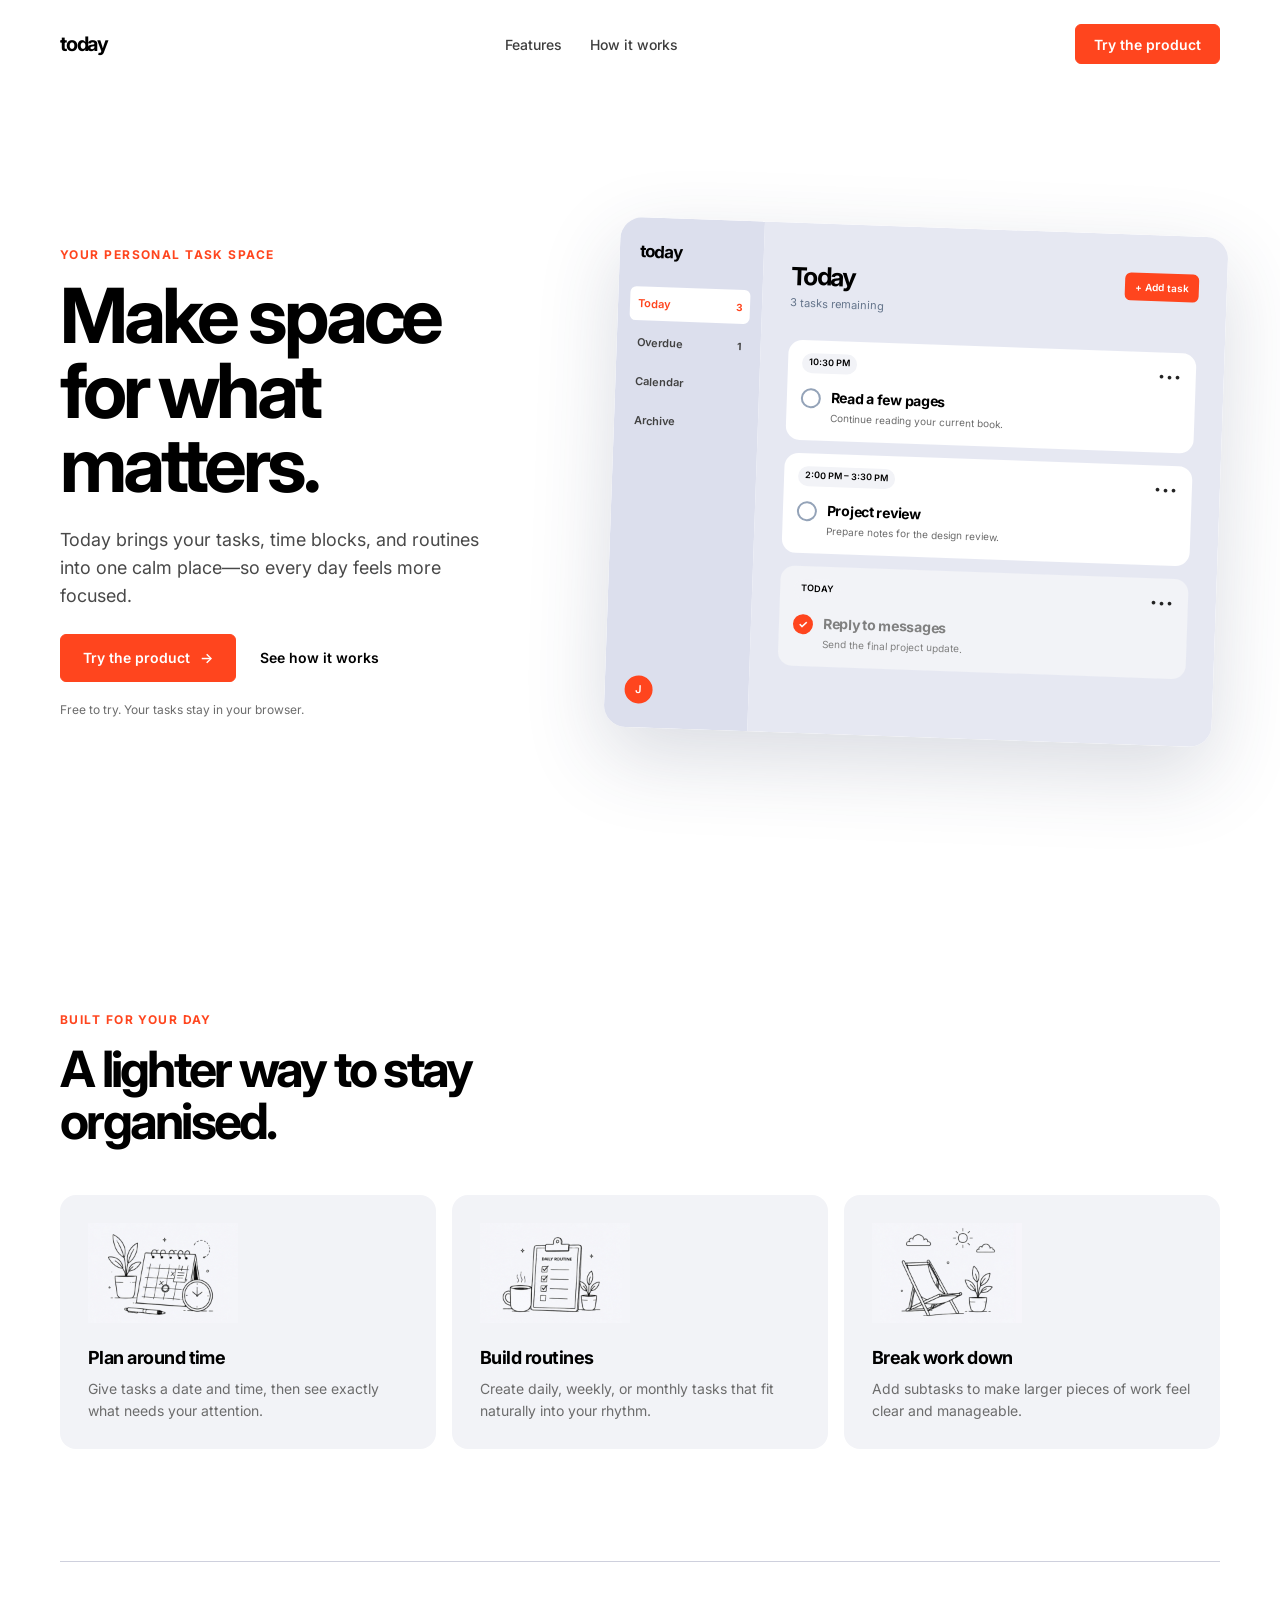
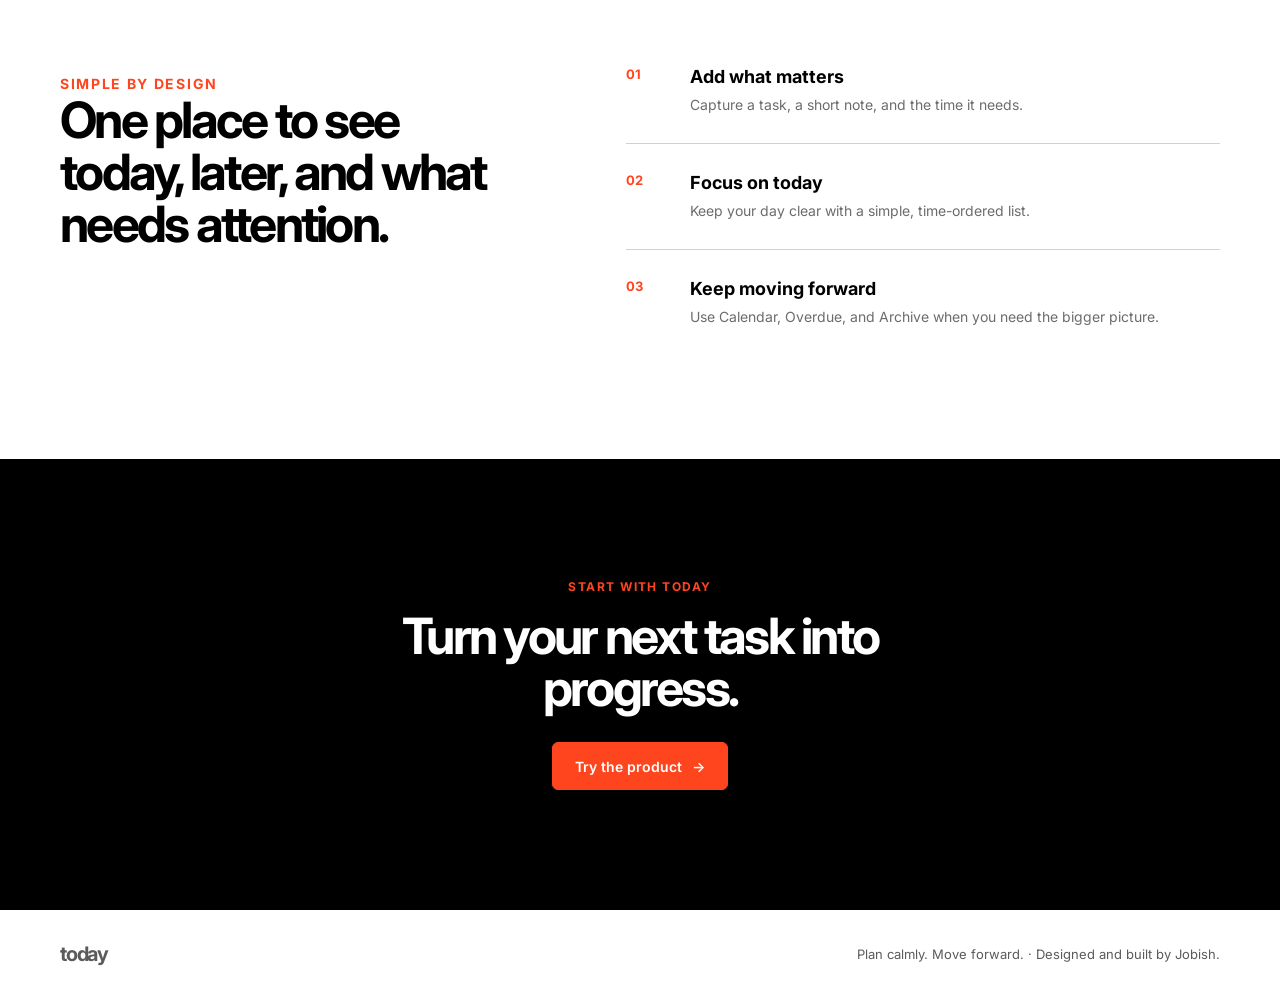
<file: index.html>
<!DOCTYPE html>
<html lang="en">
  <head>
    <meta charset="UTF-8" />
    <meta name="viewport" content="width=device-width, initial-scale=1.0" />
    <meta
      name="description"
      content="A calm personal task manager for planning your time and finishing what matters."
    />
    <title>Today — Your personal task space</title>
    <link rel="preconnect" href="https://fonts.googleapis.com" />
    <link rel="preconnect" href="https://fonts.gstatic.com" crossorigin />
    <link href="https://fonts.googleapis.com/css2?family=Inter:wght@400;500;600;700&display=swap" rel="stylesheet" />
    <link rel="stylesheet" href="landing.css?v=mobile-footer-alignment" />
  </head>
  <body>
    <header class="site-header">
      <div class="site-header-content">
        <a class="brand" href="index.html" aria-label="Today home">today</a>
        <nav class="site-nav" aria-label="Main navigation">
          <a href="#features">Features</a>
          <a href="#how-it-works">How it works</a>
        </nav>
        <a class="header-cta" href="app.html">Try the product</a>
      </div>
    </header>

    <main>
      <section class="hero" aria-labelledby="hero-title">
        <div class="hero-copy">
          <p class="eyebrow">YOUR PERSONAL TASK SPACE</p>
          <h1 id="hero-title">Make space for what matters.</h1>
          <p class="hero-intro">
            Today brings your tasks, time blocks, and routines into one calm place—so every day feels more focused.
          </p>
          <div class="hero-actions">
            <a class="primary-cta" href="app.html">Try the product <span aria-hidden="true">→</span></a>
            <a class="text-cta" href="#features">See how it works</a>
          </div>
          <p class="hero-note">Free to try. Your tasks stay in your browser.</p>
        </div>

        <div class="app-preview" aria-label="Preview of the Today task manager">
          <div class="preview-sidebar">
            <span class="preview-logo">today</span>
            <span class="preview-nav is-active">Today <b>3</b></span>
            <span class="preview-nav">Overdue <b>1</b></span>
            <span class="preview-nav">Calendar</span>
            <span class="preview-nav">Archive</span>
            <span class="preview-user">J</span>
          </div>
          <div class="preview-content">
            <div class="preview-heading">
              <div>
                <strong>Today</strong>
                <span>3 tasks remaining</span>
              </div>
              <span class="preview-add">+ Add task</span>
            </div>
            <article class="preview-task">
              <div class="preview-task-top"><span>10:30 PM</span><i>•••</i></div>
              <div class="preview-task-main"><b></b><div><h2>Read a few pages</h2><p>Continue reading your current book.</p></div></div>
            </article>
            <article class="preview-task">
              <div class="preview-task-top"><span>2:00 PM – 3:30 PM</span><i>•••</i></div>
              <div class="preview-task-main"><b></b><div><h2>Project review</h2><p>Prepare notes for the design review.</p></div></div>
            </article>
            <article class="preview-task is-complete">
              <div class="preview-task-top"><span>TODAY</span><i>•••</i></div>
              <div class="preview-task-main"><b>✓</b><div><h2>Reply to messages</h2><p>Send the final project update.</p></div></div>
            </article>
          </div>
        </div>
      </section>

      <section id="features" class="features" aria-labelledby="features-title">
        <div class="section-heading">
          <p class="eyebrow">BUILT FOR YOUR DAY</p>
          <h2 id="features-title">A lighter way to stay organised.</h2>
        </div>
        <div class="feature-grid">
          <article>
            <img class="feature-image" src="assets/f1.jpg" alt="Task scheduling illustration" />
            <h3>Plan around time</h3>
            <p>Give tasks a date and time, then see exactly what needs your attention.</p>
          </article>
          <article>
            <img class="feature-image" src="assets/f2.jpg" alt="Repeating task illustration" />
            <h3>Build routines</h3>
            <p>Create daily, weekly, or monthly tasks that fit naturally into your rhythm.</p>
          </article>
          <article>
            <img class="feature-image" src="assets/f3.jpg" alt="Subtask illustration" />
            <h3>Break work down</h3>
            <p>Add subtasks to make larger pieces of work feel clear and manageable.</p>
          </article>
        </div>
      </section>

      <section id="how-it-works" class="how-it-works" aria-labelledby="how-it-works-title">
        <div class="how-copy">
          <p class="eyebrow">SIMPLE BY DESIGN</p>
          <h2 id="how-it-works-title">One place to see today, later, and what needs attention.</h2>
        </div>
        <ol>
          <li><span>01</span><div><h3>Add what matters</h3><p>Capture a task, a short note, and the time it needs.</p></div></li>
          <li><span>02</span><div><h3>Focus on today</h3><p>Keep your day clear with a simple, time-ordered list.</p></div></li>
          <li><span>03</span><div><h3>Keep moving forward</h3><p>Use Calendar, Overdue, and Archive when you need the bigger picture.</p></div></li>
        </ol>
      </section>

      <section class="closing-cta" aria-labelledby="closing-title">
        <p class="eyebrow">START WITH TODAY</p>
        <h2 id="closing-title">Turn your next task into progress.</h2>
        <a class="primary-cta" href="app.html">Try the product <span aria-hidden="true">→</span></a>
      </section>
    </main>

    <footer class="site-footer">
      <a class="brand" href="index.html">today</a>
      <p>Plan calmly. Move forward. · Designed and built by <a href="https://jobishkm.com/" target="_blank" rel="noopener noreferrer">Jobish</a>.</p>
    </footer>
  </body>
</html>
</file>
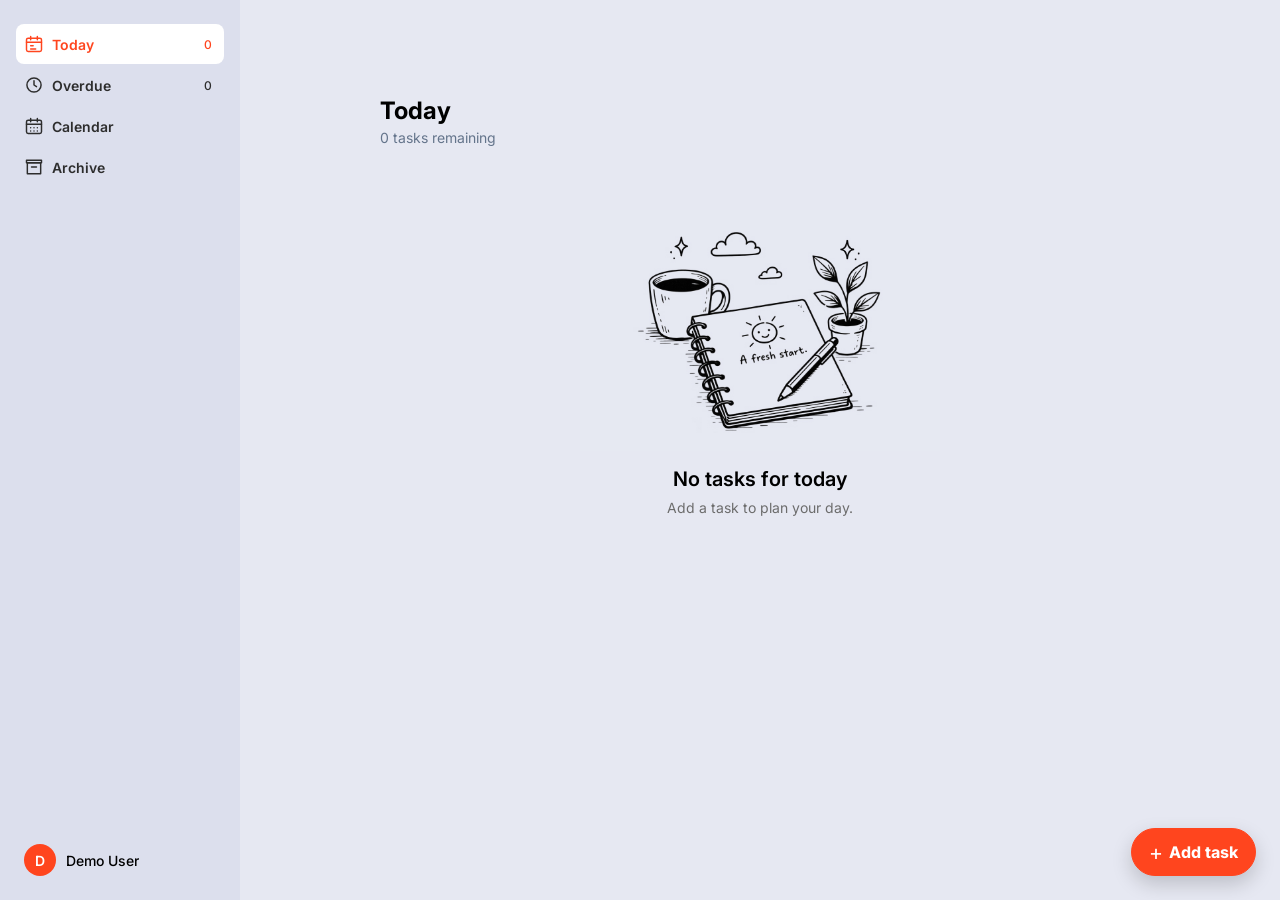
<file: app.html>
<!DOCTYPE html>
<html lang="en">
  <head>
    <meta charset="UTF-8" />
    <meta name="viewport" content="width=device-width, initial-scale=1.0" />
    <meta
      name="description"
      content="A simple to-do application that saves tasks in your browser."
    />
    <title>Simple To-Do List</title>
    <link rel="preconnect" href="https://fonts.googleapis.com" />
    <link rel="preconnect" href="https://fonts.gstatic.com" crossorigin />
    <link href="https://fonts.googleapis.com/css2?family=Inter:wght@400;600;700&display=swap" rel="stylesheet" />
    <link rel="stylesheet" href="styles.css?v=demo-profile-static" />
  </head>
  <body>
    <main class="app-shell">
      <div class="app-layout">
        <aside class="sidebar" aria-label="Task navigation">
          <nav class="filters" aria-label="Filter tasks">
            <button class="filter-button is-selected" type="button" data-filter="today" aria-pressed="true">
              <svg class="nav-icon" viewBox="0 0 24 24" aria-hidden="true"><rect x="3" y="5" width="18" height="16" rx="2" /><path d="M3 10h18M8 3v4M16 3v4M8 14h3M8 18h6" /></svg>
              <span>Today</span><span id="today-filter-count" class="filter-count">0</span>
            </button>
            <button class="filter-button" type="button" data-filter="overdue" aria-pressed="false">
              <svg class="nav-icon" viewBox="0 0 24 24" aria-hidden="true"><circle cx="12" cy="12" r="8.5" /><path d="M12 7v5l3 2" /></svg>
              <span>Overdue</span><span id="overdue-filter-count" class="filter-count">0</span>
            </button>
            <button class="filter-button" type="button" data-filter="calendar" aria-pressed="false">
              <svg class="nav-icon" viewBox="0 0 24 24" aria-hidden="true"><rect x="3" y="5" width="18" height="16" rx="2" /><path d="M3 10h18M8 3v4M16 3v4M8 14h.01M12 14h.01M16 14h.01M8 18h.01M12 18h.01M16 18h.01" /></svg>
              <span>Calendar</span>
            </button>
            <button class="filter-button" type="button" data-filter="archived" aria-pressed="false">
              <svg class="nav-icon" viewBox="0 0 24 24" aria-hidden="true"><path d="M4 7h16v13H4z" /><path d="M3 4h18v3H3zM9 12h6" /></svg>
              <span>Archive</span>
            </button>
            <div class="mobile-more">
              <button id="mobile-more-button" class="filter-button mobile-more-trigger" type="button" aria-expanded="false" aria-haspopup="dialog">
                <svg class="nav-icon" viewBox="0 0 24 24" aria-hidden="true"><circle cx="5" cy="12" r="1.5" /><circle cx="12" cy="12" r="1.5" /><circle cx="19" cy="12" r="1.5" /></svg>
                <span>More</span>
              </button>
              <div id="mobile-more-backdrop" class="mobile-more-backdrop" hidden></div>
              <div id="mobile-more-menu" class="mobile-more-menu" role="dialog" aria-modal="true" aria-label="More options" hidden>
                <div class="mobile-more-profile">
                  <span id="mobile-profile-avatar" class="profile-avatar" aria-hidden="true"></span>
                  <span id="mobile-profile-email" class="profile-email"></span>
                </div>
                <button id="mobile-archive-button" type="button">Archive</button>
              </div>
            </div>
          </nav>
          <div class="sidebar-profile">
            <div class="profile-trigger" aria-label="Demo User">
              <span id="profile-avatar" class="profile-avatar" aria-hidden="true"></span>
              <span id="profile-email" class="profile-email"></span>
            </div>
          </div>
        </aside>

        <section class="task-panel task-list-panel" aria-labelledby="tasks-heading">
          <div class="list-heading">
            <div>
              <div class="page-title-row">
                <h2 id="tasks-heading">Your list</h2>
                <button id="upcoming-calendar-button" class="upcoming-calendar-button" type="button" aria-label="Choose a date" aria-haspopup="dialog" aria-controls="upcoming-calendar-dialog">
                  <svg viewBox="0 0 24 24" aria-hidden="true">
                    <rect x="3" y="5" width="18" height="16" rx="2" />
                    <path d="M3 10h18M8 3v4M16 3v4" />
                  </svg>
                </button>
              </div>
              <p id="task-count" aria-live="polite">0 tasks remaining</p>
            </div>
          </div>

        <section id="new-task-panel" class="task-panel new-task-panel" aria-labelledby="add-task-heading" hidden>
          <h2 id="add-task-heading" class="visually-hidden">Add a task</h2>
          <form id="task-form" class="task-form">
            <label class="visually-hidden" for="task-input">Task title</label>
            <textarea
              id="task-input"
              name="task"
              class="task-title-input"
              placeholder="Task title"
              maxlength="200"
              rows="1"
              required
            ></textarea>
            <label class="visually-hidden" for="task-description">Task description</label>
            <textarea
              id="task-description"
              name="description"
              class="task-description-input"
              placeholder="Task description"
              maxlength="500"
              rows="2"
            ></textarea>
            <div id="new-subtask-editor"></div>
            <div class="schedule-inputs">
              <fieldset class="schedule-fieldset">
                <legend class="visually-hidden">Task date and time</legend>
                <div class="schedule-picker">
                  <button id="task-field" class="schedule-field" type="button">
                    <svg class="schedule-clock-icon" viewBox="0 0 24 24" aria-hidden="true">
                      <circle cx="12" cy="12" r="8.5" />
                      <path d="M12 7v5l3 2" />
                    </svg>
                    <span id="task-date-text">Today</span>
                  </button>
                  <input id="task-date" type="hidden" />
                  <input id="task-end-date" type="hidden" />
                </div>
              </fieldset>
              <div class="task-form-actions">
                <button id="cancel-task-form" class="cancel-task-button" type="button">Cancel</button>
                <button class="add-task-submit" type="submit">Add</button>
              </div>
            </div>
          </form>
          <p id="form-message" class="form-message" role="alert" aria-live="polite"></p>
        </section>

        <section id="empty-state" class="empty-state" aria-live="polite" hidden>
          <img id="empty-state-image" class="empty-state-image" src="assets/calendar.jpg" alt="" />
          <h3 id="empty-state-title">No tasks yet</h3>
          <p id="empty-state-description">Add a task to get started.</p>
        </section>
        <ul id="task-list" class="task-list" aria-label="Tasks"></ul>
        </section>
      </div>
    </main>

    <button id="open-task-form" class="floating-add-button" type="button" aria-controls="new-task-panel" aria-expanded="false">
      <span aria-hidden="true">+</span> Add task
    </button>

    <div id="delete-toast" class="delete-toast" role="status" aria-live="polite" aria-hidden="true" hidden>
      <span>Task deleted</span>
      <button id="undo-delete" class="undo-delete-button" type="button">Undo</button>
      <button id="close-delete-toast" class="close-delete-toast" type="button" aria-label="Close delete message">
        <svg viewBox="0 0 24 24" aria-hidden="true">
          <path d="m6 6 12 12M18 6 6 18" />
        </svg>
      </button>
    </div>

    <template id="task-template">
      <li class="task-item">
        <div class="task-content">
          <div class="task-schedule-row">
            <div class="task-schedule-meta">
              <button class="task-schedule" type="button"></button>
              <span class="task-repeat-icon" role="img" hidden>
                <svg viewBox="0 0 24 24" aria-hidden="true">
                  <path d="M17 2l4 4-4 4" />
                  <path d="M3 11V9a3 3 0 0 1 3-3h15" />
                  <path d="M7 22l-4-4 4-4" />
                  <path d="M21 13v2a3 3 0 0 1-3 3H3" />
                </svg>
              </span>
            </div>
            <div class="task-actions">
              <div class="task-overflow">
                <button class="task-overflow-button" type="button" aria-label="Open task actions" aria-expanded="false" aria-haspopup="menu">
                  <svg viewBox="0 0 24 24" aria-hidden="true">
                    <circle cx="5" cy="12" r="1.75" />
                    <circle cx="12" cy="12" r="1.75" />
                    <circle cx="19" cy="12" r="1.75" />
                  </svg>
                </button>
                <div class="task-action-menu" role="menu" hidden>
                  <button class="edit-button" type="button" role="menuitem">Edit</button>
                  <button class="archive-button" type="button" role="menuitem" hidden>Archive</button>
                  <button class="delete-button" type="button" role="menuitem">Delete</button>
                </div>
              </div>
            </div>
          </div>
          <div class="task-main">
            <input class="task-toggle" type="checkbox" />
            <div class="task-details">
              <p class="task-title"></p>
              <p class="task-description"></p>
              <div class="task-subtasks" hidden>
                <p class="subtask-progress"></p>
                <ul class="subtask-list"></ul>
              </div>
            </div>
          </div>
        </div>
      </li>
    </template>

    <dialog id="schedule-dialog" class="schedule-dialog" aria-labelledby="schedule-dialog-title">
      <form id="schedule-dialog-form" class="schedule-dialog-form">
        <div class="dialog-heading">
          <h2 id="schedule-dialog-title">Choose date and time</h2>
          <button id="schedule-cancel" class="dialog-close" type="button" aria-label="Close date and time picker">×</button>
        </div>
        <section class="calendar-picker" aria-label="Choose a date">
          <div class="calendar-header">
            <button id="calendar-previous" class="calendar-navigation" type="button" aria-label="Previous month">‹</button>
            <p id="calendar-month" class="calendar-month" aria-live="polite"></p>
            <button id="calendar-next" class="calendar-navigation" type="button" aria-label="Next month">›</button>
          </div>
          <div class="calendar-weekdays" aria-hidden="true">
            <span>Sun</span><span>Mon</span><span>Tue</span><span>Wed</span><span>Thu</span><span>Fri</span><span>Sat</span>
          </div>
          <div id="calendar-days" class="calendar-days" role="grid" aria-label="Calendar dates"></div>
        </section>
        <div class="calendar-selection-row">
          <p id="selected-calendar-date" class="selected-calendar-date"></p>
          <div class="dialog-time-controls">
            <label class="visually-hidden" for="dialog-start-time">Start time</label>
            <select id="dialog-start-time" class="dialog-time" aria-label="Choose a start time"></select>
            <label class="visually-hidden" for="dialog-end-time">End time</label>
            <select id="dialog-end-time" class="dialog-time" aria-label="Choose an end time"></select>
          </div>
        </div>
        <label class="dialog-repeat-control" for="dialog-repeat">
          <span>Repeat</span>
          <select id="dialog-repeat" class="dialog-time">
            <option value="none">Does not repeat</option>
            <option value="daily">Daily</option>
            <option value="weekly">Weekly</option>
            <option value="monthly">Monthly</option>
          </select>
        </label>
        <fieldset id="weekly-repeat-days" class="weekly-repeat-days" hidden>
          <legend>Repeat on</legend>
          <div class="weekday-options">
            <label><input type="checkbox" value="1" />Mon</label>
            <label><input type="checkbox" value="2" />Tue</label>
            <label><input type="checkbox" value="3" />Wed</label>
            <label><input type="checkbox" value="4" />Thu</label>
            <label><input type="checkbox" value="5" />Fri</label>
            <label><input type="checkbox" value="6" />Sat</label>
            <label><input type="checkbox" value="0" />Sun</label>
          </div>
        </fieldset>
        <p id="dialog-message" class="dialog-message" role="alert"></p>
        <div class="dialog-actions">
          <button id="schedule-cancel-secondary" type="button">Cancel</button>
          <button type="submit">Apply</button>
        </div>
      </form>
    </dialog>

    <dialog id="upcoming-calendar-dialog" class="schedule-dialog upcoming-calendar-dialog" aria-labelledby="upcoming-calendar-title">
      <div class="upcoming-calendar-content">
        <div class="dialog-heading">
          <h2 id="upcoming-calendar-title">Choose a date</h2>
          <button id="upcoming-calendar-close" class="dialog-close" type="button" aria-label="Close calendar">×</button>
        </div>
        <section class="calendar-picker" aria-label="Choose a task date">
          <div class="calendar-header">
            <button id="upcoming-calendar-previous" class="calendar-navigation" type="button" aria-label="Previous month">‹</button>
            <p id="upcoming-calendar-month" class="calendar-month" aria-live="polite"></p>
            <button id="upcoming-calendar-next" class="calendar-navigation" type="button" aria-label="Next month">›</button>
          </div>
          <div class="calendar-weekdays" aria-hidden="true">
            <span>Sun</span><span>Mon</span><span>Tue</span><span>Wed</span><span>Thu</span><span>Fri</span><span>Sat</span>
          </div>
          <div id="upcoming-calendar-days" class="calendar-days" role="grid" aria-label="Task dates"></div>
        </section>
        <p id="upcoming-calendar-message" class="upcoming-calendar-message" role="status" aria-live="polite"></p>
      </div>
    </dialog>

    <script src="script.js?v=demo-profile-static"></script>
  </body>
</html>
</file>
<file: landing.css>
:root {
  --page: #ffffff;
  --surface: #ffffff;
  --ink: #000000;
  --muted: #6c6c6c;
  --line: #ced0dd;
  --primary: #ff451e;
  --primary-dark: #d93615;
}

* { box-sizing: border-box; }

html { scroll-behavior: smooth; }

body {
  margin: 0;
  color: var(--ink);
  background: var(--page);
  font-family: Inter, ui-sans-serif, system-ui, sans-serif;
}

a { color: inherit; text-decoration: none; }

.site-header,
.hero,
.features,
.how-it-works,
.site-footer {
  width: min(100% - 48px, 1160px);
  margin: 0 auto;
}

.site-header {
  position: sticky;
  top: 0;
  z-index: 10;
  width: 100%;
  margin: 0;
  background: var(--page);
}

.site-header-content {
  display: flex;
  align-items: center;
  justify-content: space-between;
  width: min(100% - 48px, 1160px);
  min-height: 88px;
  gap: 24px;
  margin: 0 auto;
}

.brand { font-size: 20px; font-weight: 700; letter-spacing: -0.06em; }

.site-nav { display: flex; gap: 28px; color: #3d3d3d; font-size: 14px; font-weight: 500; }
.site-nav a:hover, .text-cta:hover { color: var(--primary); }

.header-cta,
.primary-cta {
  display: inline-flex;
  align-items: center;
  justify-content: center;
  min-height: 40px;
  padding: 0 18px;
  border: 1px solid var(--primary);
  border-radius: 6px;
  color: #fff;
  background: var(--primary);
  font-size: 14px;
  font-weight: 600;
  transition: background 160ms ease, transform 160ms ease;
}

.header-cta:hover, .primary-cta:hover { background: var(--primary-dark); transform: translateY(-1px); }
.primary-cta { min-height: 48px; gap: 10px; padding: 0 22px; }

.hero {
  display: grid;
  grid-template-columns: 0.85fr 1.15fr;
  align-items: center;
  gap: clamp(40px, 8vw, 108px);
  min-height: calc(100vh - 88px);
  padding: 72px 0 96px;
}

.eyebrow { margin: 0 0 16px; color: var(--primary); font-size: 12px; font-weight: 700; letter-spacing: 0.12em; }
.how-copy .eyebrow { color: var(--primary); }

.hero h1,
.section-heading h2,
.how-copy h2,
.closing-cta h2 {
  margin: 0;
  letter-spacing: -0.055em;
}

.hero h1 { max-width: 600px; font-size: clamp(48px, 6.2vw, 76px); line-height: 0.98; }
.hero-intro { max-width: 480px; margin: 24px 0; color: #494949; font-size: 18px; line-height: 1.55; }
.hero-actions { display: flex; align-items: center; gap: 24px; }
.text-cta { font-size: 14px; font-weight: 600; }
.hero-note { margin: 20px 0 0; color: var(--muted); font-size: 12px; }

.app-preview {
  display: grid;
  grid-template-columns: 144px 1fr;
  min-height: 510px;
  overflow: hidden;
  border-radius: 22px;
  background: var(--surface);
  box-shadow: 0 28px 80px rgb(51 60 97 / 18%);
  transform: rotate(2deg);
}

.preview-sidebar { display: flex; flex-direction: column; gap: 5px; padding: 24px 12px; background: #dcdfed; }
.preview-logo { margin: 0 8px 20px; font-size: 17px; font-weight: 700; letter-spacing: -0.06em; }
.preview-nav { display: flex; align-items: center; justify-content: space-between; min-height: 34px; padding: 0 8px; border-radius: 6px; color: #414141; font-size: 11px; font-weight: 600; }
.preview-nav b { font-size: 10px; }
.preview-nav.is-active { color: var(--primary); background: #fff; }
.preview-user { display: grid; width: 28px; height: 28px; margin: auto 8px 0; border-radius: 50%; color: #fff; background: var(--primary); font-size: 11px; font-weight: 600; place-items: center; }

.preview-content { padding: 38px 28px; background: #e6e8f2; }
.preview-heading { display: flex; align-items: start; justify-content: space-between; margin-bottom: 30px; }
.preview-heading strong { display: block; font-size: 25px; letter-spacing: -0.045em; }
.preview-heading span:not(.preview-add) { display: block; margin-top: 5px; color: #64748b; font-size: 11px; }
.preview-add { padding: 8px 10px; border-radius: 6px; color: #fff; background: var(--primary); font-size: 10px; font-weight: 600; }
.preview-task { margin-bottom: 13px; padding: 13px 14px 17px; border-radius: 14px; background: #fff; }
.preview-task-top { display: flex; align-items: center; justify-content: space-between; margin-bottom: 15px; }
.preview-task-top span { min-height: 20px; padding: 3px 7px; border-radius: 20px; background: #f2f3f7; font-size: 9px; font-weight: 600; }
.preview-task-top i { color: #222; font-size: 12px; font-style: normal; letter-spacing: 1px; }
.preview-task-main { display: flex; align-items: start; gap: 10px; }
.preview-task-main > b { display: grid; width: 20px; height: 20px; flex: 0 0 auto; border: 2px solid #94a3b8; border-radius: 50%; color: #fff; font-size: 11px; place-items: center; }
.preview-task h2 { margin: 0; font-size: 14px; letter-spacing: -0.02em; }
.preview-task p { margin: 6px 0 0; color: #6c6c6c; font-size: 10px; }
.preview-task.is-complete { background: #f2f3f7; }
.preview-task.is-complete h2, .preview-task.is-complete p { color: #808080; }
.preview-task.is-complete > .preview-task-main > b { border-color: var(--primary); background: var(--primary); }

.features { padding: 112px 0; }
.section-heading { max-width: 560px; }
.section-heading h2, .how-copy h2, .closing-cta h2 { font-size: clamp(34px, 4vw, 50px); line-height: 1.04; }
.feature-grid { display: grid; grid-template-columns: repeat(3, 1fr); gap: 16px; margin-top: 48px; }
.feature-grid article { padding: 28px; border-radius: 16px; background: #f2f3f7; }
.feature-image { display: block; width: 150px; max-width: 100%; height: auto; margin: 0 0 24px; }
.feature-grid h3 { margin: 0; font-size: 18px; letter-spacing: -0.03em; }
.feature-grid p { margin: 10px 0 0; color: var(--muted); font-size: 14px; line-height: 1.55; }

.how-it-works { display: grid; grid-template-columns: 0.9fr 1.1fr; gap: 80px; padding: 104px 0; border-top: 1px solid var(--line); }
.how-copy { max-width: 450px; }
.how-it-works ol { display: grid; gap: 28px; margin: 0; padding: 0; list-style: none; }
.how-it-works li { display: grid; grid-template-columns: 48px 1fr; gap: 16px; padding-bottom: 28px; border-bottom: 1px solid var(--line); }
.how-it-works li:last-child { border-bottom: 0; }
.how-it-works li > span { color: var(--primary); font-size: 13px; font-weight: 700; }
.how-it-works h3 { margin: 0; font-size: 18px; }
.how-it-works p { margin: 7px 0 0; color: var(--muted); font-size: 14px; line-height: 1.5; }

.closing-cta { display: grid; justify-items: center; padding: 120px 24px; color: #fff; background: #000; text-align: center; }
.closing-cta h2 { max-width: 650px; margin-bottom: 28px; }
.closing-cta .eyebrow { color: var(--primary); }

.site-footer { display: flex; align-items: center; justify-content: space-between; min-height: 88px; color: #5b5b5b; font-size: 13px; }
.site-footer p { margin: 0; }
.site-footer p a:hover { text-decoration: underline; }

@media (max-width: 820px) {
  .hero { grid-template-columns: 1fr; padding-top: 48px; }
  .app-preview { width: min(100%, 600px); justify-self: center; transform: rotate(1deg); }
  .how-it-works { grid-template-columns: 1fr; gap: 48px; }
}

@media (max-width: 600px) {
  .hero, .features, .how-it-works, .site-footer { width: min(100% - 32px, 1160px); }
  .site-header-content { width: min(100% - 32px, 1160px); min-height: 72px; }
  .site-nav { display: none; }
  .header-cta { min-height: 36px; padding: 0 12px; font-size: 12px; }
  .hero { min-height: auto; padding: 56px 0 80px; }
  .hero h1 { font-size: clamp(43px, 14vw, 64px); }
  .hero-intro { font-size: 16px; }
  .hero-actions { align-items: start; flex-direction: column; gap: 16px; }
  .app-preview { grid-template-columns: 1fr; min-height: 0; transform: none; }
  .preview-sidebar { display: none; }
  .preview-content { padding: 28px 18px; }
  .features { padding: 72px 0; }
  .feature-grid { grid-template-columns: 1fr; margin-top: 32px; }
  .feature-icon { margin-bottom: 28px; }
  .how-it-works { gap: 36px; padding: 72px 0; }
  .closing-cta { padding: 80px 20px; }
  .site-footer { min-height: 96px; flex-direction: column; justify-content: center; gap: 8px; text-align: center; }
}

@media (prefers-reduced-motion: reduce) {
  html { scroll-behavior: auto; }
  * { transition: none !important; }
}
</file>
<file: styles.css>
:root {
  --page: #e6e8f2;
  --surface: #ffffff;
  --text: #000000;
  --muted: #64748b;
  --border: #dbe2ea;
  --primary: #ff451e;
  --primary-dark: #d93615;
  --danger: #b42318;
  --danger-bg: #fff0ef;
  --focus: #f59e0b;
  --shadow: 0 12px 32px rgba(30, 41, 59, 0.09);
}

* {
  box-sizing: border-box;
}

body {
  min-width: 320px;
  min-height: 100vh;
  margin: 0;
  color: var(--text);
  background: var(--page);
  font-family: Inter, ui-sans-serif, system-ui, -apple-system, BlinkMacSystemFont, "Segoe UI", sans-serif;
}

button,
input,
textarea {
  font: inherit;
}

button {
  cursor: pointer;
}

button:focus-visible,
input:focus-visible {
  outline: 3px solid var(--focus);
  outline-offset: 3px;
}

.app-shell {
  width: 100%;
  margin: 0;
  padding: 0;
}

.app-layout {
  min-height: 100vh;
  margin-left: 240px;
  padding: 4rem 2rem;
}

.sidebar {
  position: fixed;
  display: flex;
  flex-direction: column;
  inset: 0 auto 0 0;
  z-index: 10;
  width: 240px;
  min-width: 240px;
  padding: 24px 16px 16px;
  border: 0;
  background: #dcdfed;
}

.app-header {
  margin: 0 0 1.75rem 240px;
  padding: 4rem 2rem 0;
}

.app-header-top {
  display: flex;
  align-items: center;
  justify-content: space-between;
  gap: 1rem;
}

.eyebrow {
  margin: 0 0 0.4rem;
  color: var(--primary);
  font-size: 0.82rem;
  font-weight: 750;
  letter-spacing: 0.1em;
  text-transform: uppercase;
}

h1,
h2,
p {
  margin-top: 0;
}

h1 {
  margin-bottom: 0.35rem;
  font-size: clamp(2rem, 5vw, 3rem);
  letter-spacing: -0.045em;
}

h2 {
  margin-bottom: 0.25rem;
  font-size: 1.15rem;
}

.intro,
#task-count {
  color: var(--muted);
}

.intro {
  margin-bottom: 0;
}

.task-panel {
  padding: 16px;
  border: 1px solid var(--border);
  border-radius: 12px;
  background: var(--surface);
  box-shadow: none;
}

.task-list-panel {
  width: min(100%, 760px);
  margin: 0 auto;
  padding: 0;
  border: 0;
  border-radius: 0;
  background: transparent;
  box-shadow: none;
}

.new-task-panel {
  margin: 1rem 0;
  padding: 16px;
  border: 0;
  border-radius: 12px;
  scroll-margin-top: 12rem;
}

.task-title-input,
.task-description-input {
  display: block;
  width: 100%;
  border: 0;
  color: var(--text);
  background: transparent;
  resize: none;
}

.task-form .task-title-input {
  min-height: 24px;
  padding: 0;
  border: 0;
  background: transparent;
  color: #000000;
  font-size: 16px;
  font-weight: 600;
}

.task-form .task-description-input {
  min-height: 3rem;
  padding: 0.45rem 0 0;
  color: #2d2d2d;
  font-size: 14px;
  font-weight: 400;
  overflow: hidden;
}

.task-form .task-title-input:focus,
.task-form .task-description-input:focus {
  outline: 0;
  box-shadow: none;
}

.task-form .task-title-input:focus-visible,
.task-form .task-description-input:focus-visible {
  outline: 0;
  background: transparent;
}

.task-title-input::placeholder,
.task-description-input::placeholder {
  color: #7b7b7b;
  opacity: 1;
}

.subtask-editor {
  display: grid;
  gap: 0.5rem;
  margin-top: 1rem;
}

.subtask-editor-label {
  margin: 0;
  color: #2d2d2d;
  font-size: 14px;
  font-weight: 600;
}

.subtask-editor-label[hidden] {
  display: none;
}

.subtask-editor-list,
.subtask-list {
  display: grid;
  gap: 12px;
  margin: 0;
  padding: 0;
  list-style: none;
}

.subtask-editor-list[hidden] {
  display: none;
}

.subtask-editor-item,
.subtask-item {
  display: flex;
  align-items: center;
  gap: 0.5rem;
  min-width: 0;
}

.subtask-item .subtask-toggle {
  margin-top: 0;
}

.subtask-editor-item input[type="text"] {
  min-height: 32px;
  padding: 0.3rem 0;
  border: 0;
  border-radius: 0;
  color: #2d2d2d;
  background: transparent;
  font-size: 14px;
}

.subtask-editor-item input[type="text"]:focus,
.subtask-editor-item input[type="text"]:focus-visible {
  outline: 0;
  background: transparent;
}

.subtask-add-row {
  display: flex;
  align-items: center;
  gap: 0.5rem;
}

.subtask-add-row[hidden] {
  display: none;
}

.subtask-add-row input[type="text"] {
  min-width: 0;
  flex: 1;
  min-height: 32px;
  padding: 0.3rem 0;
  border: 0;
  border-radius: 0;
  color: #2d2d2d;
  background: transparent;
  font-size: 14px;
}

.subtask-add-row input[type="text"]:focus,
.subtask-add-row input[type="text"]:focus-visible {
  outline: 0;
  background: transparent;
}

.add-subtask-button,
.remove-subtask-button {
  border: 0;
  color: var(--text);
  background: transparent;
  font-size: 14px;
  font-weight: 600;
}

.add-subtask-button {
  flex: 0 0 auto;
  justify-self: start;
  padding: 0.3rem 0;
}

.add-subtask-button:hover {
  color: var(--primary);
}

.remove-subtask-button {
  display: grid;
  width: 1.75rem;
  height: 1.75rem;
  flex: 0 0 auto;
  padding: 0;
  place-items: center;
  color: var(--muted);
  font-size: 1.25rem;
  line-height: 1;
}

.remove-subtask-button:hover {
  color: var(--danger);
}

.remove-subtask-button svg {
  width: 16px;
  height: 16px;
  fill: none;
  stroke: currentColor;
  stroke-linecap: round;
  stroke-linejoin: round;
  stroke-width: 2;
}

.subtask-toggle {
  appearance: none;
  width: 20px;
  height: 20px;
  flex: 0 0 auto;
  margin: 0;
  border: 1.5px solid #94a3b8;
  border-radius: 50%;
  background: #fff;
  cursor: pointer;
  position: relative;
}

.subtask-toggle::after {
  content: "";
  position: absolute;
  top: 2px;
  left: 6px;
  width: 4px;
  height: 8px;
  border: solid #fff;
  border-width: 0 2px 2px 0;
  opacity: 0;
  transform: rotate(45deg);
}

.subtask-toggle:checked {
  border-color: var(--primary);
  background: var(--primary);
}

.subtask-toggle:checked::after {
  opacity: 1;
}

.subtask-toggle-preview {
  pointer-events: none;
  cursor: default;
}

.new-task-panel .schedule-inputs,
.edit-task-form .schedule-inputs {
  display: flex;
  align-items: flex-end;
  justify-content: space-between;
  gap: 1rem;
  margin-top: 1.25rem;
}

.new-task-panel .schedule-field,
.edit-task-form .schedule-field {
  justify-content: flex-start;
  width: auto;
  height: 32px;
  min-height: 32px;
  padding: 0 16px 0 8px;
  gap: 0.6rem;
  font-size: 14px;
  font-weight: 400;
}

.schedule-clock-icon {
  width: 20px;
  height: 20px;
  flex: 0 0 auto;
  fill: none;
  stroke: currentColor;
  stroke-linecap: round;
  stroke-linejoin: round;
  stroke-width: 1.75;
}

.clock-icon {
  position: relative;
  width: 1.15rem;
  height: 1.15rem;
  border: 2px solid currentColor;
  border-radius: 50%;
  color: var(--text);
}

.clock-icon::before,
.clock-icon::after {
  content: "";
  position: absolute;
  left: 0.5rem;
  width: 2px;
  border-radius: 2px;
  background: currentColor;
  transform-origin: bottom;
}

.clock-icon::before {
  top: 0.22rem;
  height: 0.36rem;
}

.clock-icon::after {
  top: 0.5rem;
  height: 0.28rem;
  transform: rotate(120deg);
}

.add-task-submit {
  height: 32px;
  min-width: 80px;
  padding: 0 16px;
  border: 1px solid var(--primary);
  border-radius: 6px;
  color: #fff;
  background: var(--primary);
  font-size: 14px;
  font-weight: 600;
}

.task-form-actions {
  display: flex;
  gap: 8px;
  margin-left: auto;
}

.edit-task-form {
  width: 100%;
}

.cancel-task-button {
  height: 32px;
  min-width: 80px;
  padding: 0 16px;
  border: 1px solid var(--border);
  border-radius: 6px;
  color: var(--text);
  background: #fff;
  font-size: 14px;
  font-weight: 600;
}

.cancel-task-button:hover {
  background: #f5f5f5;
}

.delete-task-button {
  height: 32px;
  min-width: 80px;
  padding: 0 16px;
  border: 1px solid #e5a19a;
  border-radius: 6px;
  color: var(--danger);
  background: #fff;
  font-size: 14px;
  font-weight: 600;
}

.delete-task-button:hover {
  background: var(--danger-bg);
}

.add-task-submit:hover {
  border-color: var(--primary-dark);
  background: var(--primary-dark);
}

.floating-add-button {
  position: fixed;
  right: 1.5rem;
  bottom: 1.5rem;
  z-index: 10;
  display: flex;
  align-items: center;
  gap: 0.4rem;
  padding: 0.8rem 1.05rem;
  border: 1px solid var(--primary);
  border-radius: 999px;
  color: #fff;
  background: var(--primary);
  box-shadow: 0 8px 20px rgba(0, 0, 0, 0.18);
  font-weight: 750;
}

.floating-add-button:hover {
  border-color: var(--primary-dark);
  background: var(--primary-dark);
}

.floating-add-button span {
  font-size: 1.35rem;
  font-weight: 400;
  line-height: 0.75;
}

.delete-toast {
  position: fixed;
  bottom: 1.5rem;
  left: 50%;
  z-index: 20;
  display: flex;
  align-items: center;
  height: 40px;
  gap: 0.6rem;
  padding: 0 8px 0 16px;
  border-radius: 8px;
  color: #fff;
  background: #000;
  font-size: 14px;
  transform: translateX(-50%);
}

.delete-toast > span {
  color: #ffffff;
  font-size: 14px;
  font-weight: 400;
  white-space: nowrap;
}

.delete-toast[hidden] {
  display: none;
}

.undo-delete-button,
.close-delete-toast {
  border: 0;
  color: #fff;
  background: transparent;
  font-weight: 600;
}

.undo-delete-button {
  padding: 0 4px;
  color: var(--primary);
  font-size: 12px;
  font-weight: 600;
  text-transform: uppercase;
}

.close-delete-toast {
  display: grid;
  width: 24px;
  height: 24px;
  padding: 0;
  border-radius: 4px;
  place-items: center;
}

.close-delete-toast svg {
  width: 16px;
  height: 16px;
  fill: none;
  stroke: currentColor;
  stroke-linecap: round;
  stroke-linejoin: round;
  stroke-width: 2;
}

.undo-delete-button:hover,
.close-delete-toast:hover {
  background: #2d2d2d;
}

.task-form label {
  display: block;
  margin-bottom: 0.55rem;
  font-weight: 700;
}

.input-row {
  display: flex;
  gap: 0.7rem;
}

input[type="text"] {
  width: 100%;
  min-width: 0;
  padding: 0.75rem 0.9rem;
  border: 1px solid var(--border);
  border-radius: 9px;
  color: var(--text);
  background: #fff;
}

input[type="text"]:hover {
  border-color: #aebaca;
}

input[type="text"]::placeholder {
  color: #8a96a7;
}

.input-row > button {
  flex: 0 0 auto;
  padding: 0.75rem 1rem;
  border: 1px solid var(--primary);
  border-radius: 9px;
  color: #fff;
  background: var(--primary);
  font-weight: 700;
}

.input-row > button:hover {
  border-color: var(--primary-dark);
  background: var(--primary-dark);
}

.form-message {
  margin: 0;
  color: var(--danger);
  font-size: 0.9rem;
}

.form-message:not(:empty) {
  margin-top: 0.7rem;
}

.schedule-inputs {
  display: grid;
  grid-template-columns: repeat(2, minmax(0, 1fr));
  gap: 0.7rem;
  margin-top: 0.85rem;
}

.schedule-fieldset {
  min-width: 0;
  margin: 0;
  padding: 0;
  border: 0;
}

.schedule-fieldset legend {
  margin-bottom: 0.4rem;
  font-size: 0.9rem;
  font-weight: 700;
}

.schedule-picker {
  position: relative;
}

.schedule-field {
  display: flex;
  align-items: center;
  justify-content: space-between;
  width: 100%;
  min-height: 2.8rem;
  padding: 0.65rem 0.75rem;
  border: 1px solid var(--border);
  border-radius: 9px;
  color: var(--text);
  background: #fff;
  font-weight: 650;
  text-align: left;
}

.schedule-field:hover {
  border-color: #aebaca;
  background: #fbfcfe;
}

.calendar-icon {
  position: relative;
  width: 1.1rem;
  height: 1rem;
  border: 2px solid currentColor;
  border-radius: 2px;
  color: var(--muted);
}

.calendar-icon::before {
  content: "";
  position: absolute;
  top: 0.18rem;
  right: -2px;
  left: -2px;
  border-top: 2px solid currentColor;
}

.calendar-icon::after {
  content: "";
  position: absolute;
  top: -0.25rem;
  left: 0.16rem;
  width: 0.15rem;
  height: 0.3rem;
  border-right: 2px solid currentColor;
  border-left: 2px solid currentColor;
}

.schedule-dialog {
  width: min(100% - 2rem, 390px);
  padding: 0;
  border: 1px solid var(--border);
  border-radius: 12px;
  color: var(--text);
  box-shadow: none;
}

.schedule-dialog::backdrop {
  background: rgba(15, 23, 42, 0.4);
}

.schedule-dialog-form {
  display: grid;
  gap: 0.75rem;
  padding: 16px;
}

.dialog-heading,
.dialog-actions,
.dialog-time-row {
  display: flex;
  align-items: center;
}

.dialog-heading,
.dialog-actions {
  justify-content: space-between;
}

.dialog-heading h2 {
  margin: 0;
}

.calendar-picker {
  padding: 0.25rem 0;
}

.calendar-header {
  display: flex;
  align-items: center;
  justify-content: space-between;
  margin-bottom: 0.75rem;
}

.calendar-month {
  margin: 0;
  font-size: 1rem;
  font-weight: 600;
}

.calendar-navigation {
  width: 2rem;
  height: 2rem;
  padding: 0;
  border: 0;
  border-radius: 6px;
  color: var(--text);
  background: transparent;
  font-size: 1.5rem;
  line-height: 1;
}

.calendar-navigation:hover {
  background: #f4f4f4;
}

.calendar-weekdays,
.calendar-days {
  display: grid;
  grid-template-columns: repeat(7, 1fr);
  gap: 0.25rem;
  text-align: center;
}

.calendar-weekdays {
  margin-bottom: 0.35rem;
  color: var(--muted);
  font-size: 0.72rem;
  font-weight: 600;
}

.calendar-day {
  aspect-ratio: 1;
  min-width: 0;
  padding: 0;
  border: 0;
  border-radius: 50%;
  color: var(--text);
  background: transparent;
  font-size: 0.82rem;
}

.calendar-day:hover {
  background: #f4f4f4;
}

.calendar-day.is-today {
  outline: 1px solid var(--primary);
  outline-offset: -1px;
}

.calendar-day.is-selected {
  color: #fff;
  background: var(--primary);
}

.calendar-selection-row {
  display: flex;
  align-items: center;
  justify-content: space-between;
  gap: 0.75rem;
  padding-top: 0.8rem;
  border-top: 1px solid var(--border);
}

.selected-calendar-date {
  margin: 0;
  color: #2d2d2d;
  font-size: 14px;
  font-weight: 400;
}

.dialog-time-controls {
  display: flex;
  gap: 0.4rem;
}

.dialog-repeat-control {
  display: flex;
  align-items: center;
  justify-content: space-between;
  gap: 1rem;
  padding-top: 0.8rem;
  color: #2d2d2d;
  font-size: 14px;
  font-weight: 600;
}

.dialog-repeat-control .dialog-time {
  width: 10rem;
}

.weekly-repeat-days {
  display: grid;
  gap: 0.55rem;
  margin: 0;
  padding: 0.8rem 0 0;
  border: 0;
}

.weekly-repeat-days[hidden] {
  display: none;
}

.weekly-repeat-days legend {
  padding: 0;
  color: #2d2d2d;
  font-size: 14px;
  font-weight: 600;
}

.weekday-options {
  display: flex;
  flex-wrap: wrap;
  gap: 0.4rem;
}

.weekday-options label {
  cursor: pointer;
}

.weekday-options input {
  position: absolute;
  opacity: 0;
}

.weekday-options label {
  min-width: 2.65rem;
}

.weekday-options label {
  display: grid;
  min-height: 2rem;
  padding: 0 0.45rem;
  border: 1px solid var(--border);
  border-radius: 6px;
  color: #2d2d2d;
  background: #fff;
  font-size: 13px;
  font-weight: 500;
  place-items: center;
}

.weekday-options label:has(input:checked) {
  border-color: var(--primary);
  color: var(--primary);
  background: #fff0ed;
}

.weekday-options label:has(input:focus-visible) {
  outline: 3px solid var(--focus);
  outline-offset: 2px;
}

.dialog-time {
  width: 6.75rem;
  height: 32px;
  min-width: 0;
  padding: 0 0.6rem;
  border: 1px solid var(--border);
  border-radius: 6px;
  color: var(--text);
  background: #fff;
  font: inherit;
}

.dialog-time:disabled {
  cursor: not-allowed;
  color: #808080;
  background: #f4f4f4;
}

.dialog-close {
  width: 2rem;
  height: 2rem;
  padding: 0;
  border: 0;
  border-radius: 6px;
  color: var(--muted);
  background: transparent;
  font-size: 1.5rem;
  line-height: 1;
}

.dialog-close:hover {
  background: #eef2f7;
}

.schedule-dialog-form > label,
.dialog-time-row > label {
  color: var(--muted);
  font-size: 0.86rem;
  font-weight: 700;
}

.schedule-dialog-form > input {
  width: 100%;
  padding: 0.65rem 0.7rem;
  border: 1px solid var(--border);
  border-radius: 8px;
  color: var(--text);
}

.dialog-time-row {
  justify-content: space-between;
  gap: 1rem;
}

.dialog-time-selects {
  display: flex;
  align-items: center;
  gap: 0.3rem;
}

.dialog-time-selects select {
  padding: 0.45rem 0.25rem;
  border: 1px solid var(--border);
  border-radius: 7px;
  color: var(--text);
  background: #fff;
  font-weight: 650;
}

.dialog-message {
  min-height: 1.2em;
  margin: 0;
  color: var(--danger);
  font-size: 0.85rem;
}

.dialog-actions {
  justify-content: flex-end;
  gap: 8px;
}

.dialog-actions button {
  height: 32px;
  min-width: 80px;
  padding: 0 16px;
  border: 1px solid var(--border);
  border-radius: 6px;
  color: var(--text);
  background: #fff;
  font-size: 14px;
  font-weight: 600;
}

.dialog-actions button[type="submit"] {
  border-color: var(--primary);
  color: #fff;
  background: var(--primary);
}

.dialog-actions button:hover {
  background: #f5f5f5;
}

.dialog-actions button[type="submit"]:hover {
  background: var(--primary-dark);
}

.list-heading {
  position: sticky;
  top: 0;
  z-index: 5;
  display: flex;
  align-items: center;
  justify-content: space-between;
  gap: 1rem;
  padding: 32px 0;
  background: var(--page);
}

#task-count {
  margin-top: 0.25rem;
  margin-bottom: 0;
  font-size: 14px;
}

.filter-button {
  border: 0;
  border-radius: 7px;
  background: transparent;
  font-weight: 650;
}

button:disabled {
  cursor: not-allowed;
  opacity: 0.5;
}

.filters {
  display: grid;
  gap: 1px;
}

.mobile-more {
  display: none;
}

.sidebar-profile {
  position: relative;
  margin-top: auto;
  padding-top: 16px;
}

.profile-trigger {
  display: flex;
  align-items: center;
  width: 100%;
  min-height: 48px;
  gap: 10px;
  padding: 8px;
  border: 0;
  border-radius: 8px;
  color: var(--text);
  background: transparent;
  text-align: left;
}

.profile-avatar {
  display: grid;
  width: 32px;
  height: 32px;
  flex: 0 0 auto;
  border-radius: 50%;
  color: #ffffff;
  background: var(--primary);
  font-size: 14px;
  font-weight: 600;
  place-items: center;
}

.profile-email {
  min-width: 0;
  overflow: hidden;
  font-size: 14px;
  font-weight: 500;
  text-overflow: ellipsis;
  white-space: nowrap;
}

.filter-button {
  position: relative;
  display: flex;
  align-items: center;
  gap: 8px;
  width: 100%;
  height: 40px;
  min-height: 40px;
  padding: 0 12px 0 8px;
  border-radius: 8px;
  color: #2d2d2d;
  font-size: 14px;
  font-weight: 600;
  text-align: left;
}

.nav-icon {
  width: 20px;
  height: 20px;
  flex: 0 0 auto;
  fill: none;
  stroke: currentColor;
  stroke-linecap: round;
  stroke-linejoin: round;
  stroke-width: 1.75;
}

.filter-count {
  margin-left: auto;
  color: inherit;
  font-size: 12px;
  font-weight: 500;
}

.filter-button:hover {
  color: var(--text);
  background: #ffffff;
}

.filter-button.is-selected {
  color: var(--primary);
  background: #ffffff;
}

.filter-button.is-selected::after {
  display: none;
}

.page-title-row {
  display: flex;
  align-items: center;
  gap: 8px;
}

.page-title-row h2 {
  margin-bottom: 0;
  font-size: 24px;
  font-weight: 700;
}

.upcoming-calendar-button {
  display: grid;
  width: 2rem;
  height: 2rem;
  margin-left: 0;
  padding: 0;
  border: 0;
  border-radius: 6px;
  color: var(--text);
  background: transparent;
  place-items: center;
}

.upcoming-calendar-button[hidden] {
  display: none;
}

.upcoming-calendar-button:hover:not(:disabled) {
  background: #f4f4f4;
}

.upcoming-calendar-button svg {
  width: 1.1rem;
  height: 1.1rem;
  fill: none;
  stroke: currentColor;
  stroke-linecap: round;
  stroke-linejoin: round;
  stroke-width: 2;
}

.task-list {
  display: grid;
  gap: 16px;
  margin: 0;
  padding: 0 0 96px;
  list-style: none;
}

.calendar-month-group {
  display: grid;
  gap: 0.65rem;
}

.calendar-month-group + .calendar-month-group {
  padding-top: 0.65rem;
  border-top: 1px solid #ced0dd;
}

.calendar-month-toggle {
  display: flex;
  align-items: center;
  justify-content: space-between;
  width: 100%;
  padding: 0.35rem 0;
  border: 0;
  color: var(--text);
  background: transparent;
  font-size: 16px;
  font-weight: 600;
  text-align: left;
}

.calendar-month-toggle:hover {
  color: var(--primary);
}

.calendar-month-chevron {
  color: var(--muted);
  font-size: 1.25rem;
  font-weight: 500;
  line-height: 1;
}

.calendar-month-task-list {
  display: grid;
  gap: 16px;
  margin: 0;
  padding: 0 0 40px;
  list-style: none;
}

.calendar-month-task-list[hidden] {
  display: none;
}

.calendar-date-group {
  display: grid;
  gap: 0.65rem;
  scroll-margin-top: 12rem;
}

.calendar-date-heading {
  margin: 24px 0 16px;
  color: #000000;
  font-size: 14px;
  font-weight: 600;
}

.calendar-task-list {
  display: grid;
  gap: 16px;
  margin: 0;
  padding: 0;
  list-style: none;
}

.upcoming-calendar-content {
  display: grid;
  gap: 0.75rem;
  padding: 16px;
}

.upcoming-calendar-message {
  min-height: 1.25rem;
  margin: 0;
  color: var(--muted);
  font-size: 14px;
}

.upcoming-calendar-day.has-tasks {
  position: relative;
  font-weight: 600;
}

.upcoming-calendar-day.has-tasks::after {
  content: "";
  position: absolute;
  bottom: 0.14rem;
  left: 50%;
  width: 0.22rem;
  height: 0.22rem;
  border-radius: 50%;
  background: var(--primary);
  transform: translateX(-50%);
}

.upcoming-calendar-day.is-selected.has-tasks::after {
  background: #fff;
}

.task-item {
  position: relative;
  isolation: isolate;
  padding: 16px 16px 24px;
  border: 0;
  border-radius: 16px;
  background: #ffffff;
  box-shadow: none;
  animation: task-card-float 4.8s ease-in-out infinite;
  will-change: transform;
}

.task-item:nth-child(even) {
  animation-delay: -2.4s;
}

@keyframes task-card-float {
  0%,
  100% {
    transform: translateY(0);
  }

  50% {
    transform: translateY(-2px);
  }
}

.task-main,
.task-details,
.task-content {
  min-width: 0;
}

.task-content {
  display: grid;
  gap: 24px;
}

.task-schedule-row {
  display: flex;
  align-items: center;
  justify-content: space-between;
  gap: 1rem;
}

.task-details {
  flex: 1;
  display: grid;
  gap: 8px;
}

.task-main {
  display: flex;
  align-items: flex-start;
  gap: 16px;
}

.task-toggle {
  appearance: none;
  width: 24px;
  height: 24px;
  margin: 0;
  flex: 0 0 auto;
  border: 2px solid #94a3b8;
  border-radius: 50%;
  background: #fff;
  cursor: pointer;
  position: relative;
  transition: background-color 160ms ease, border-color 160ms ease, transform 160ms ease;
}

.task-toggle::after {
  content: "";
  position: absolute;
  top: 0.2rem;
  left: 0.43rem;
  width: 0.35rem;
  height: 0.65rem;
  border: solid #fff;
  border-width: 0 2px 2px 0;
  opacity: 0;
  transform: rotate(45deg) scale(0.4);
  transition: opacity 120ms ease, transform 160ms ease;
}

.task-toggle:hover {
  border-color: var(--primary);
}

.task-item.is-overdue .task-toggle:not(:checked),
.task-item.is-overdue .task-toggle:not(:checked):hover {
  border-color: #e53935;
}

.task-item.is-current-time .task-toggle:not(:checked),
.task-item.is-current-time .task-toggle:not(:checked):hover {
  border-color: #1f9d55;
}

.task-toggle:active {
  transform: scale(0.88);
}

.task-toggle:checked {
  border-color: var(--primary);
  background: var(--primary);
}

.task-toggle:checked::after {
  opacity: 1;
  transform: rotate(45deg) scale(1);
}

.task-item.is-responding {
  animation: task-state-change 220ms ease-out;
}

@keyframes task-state-change {
  50% {
    transform: scale(1.012);
    background: #f3f5ff;
  }
}

.task-title {
  margin: 0;
  color: #000000;
  font-family: Inter, ui-sans-serif, system-ui, sans-serif;
  font-size: 16px;
  font-weight: 600;
  line-height: 24px;
  overflow-wrap: anywhere;
}

.task-description {
  margin: 0;
  color: #6c6c6c;
  font-family: Inter, ui-sans-serif, system-ui, sans-serif;
  font-size: 14px;
  font-weight: 400;
  overflow-wrap: anywhere;
}

.task-schedule {
  margin: 0;
  padding: 0;
  border: 0;
  color: #000000;
  background: transparent;
  cursor: pointer;
  font-size: 12px;
  font-weight: 400;
  text-transform: uppercase;
}

.task-schedule:hover:not(:disabled) {
  color: var(--primary);
}

.task-schedule:disabled {
  cursor: default;
  opacity: 1;
}

.task-schedule-meta {
  display: inline-flex;
  align-items: center;
  min-height: 24px;
  gap: 6px;
  min-width: 0;
  padding: 0 8px;
  border-radius: 24px;
  background: #f2f3f7;
}

.task-repeat-icon {
  display: grid;
  width: 16px;
  height: 16px;
  flex: 0 0 auto;
  color: #2d2d2d;
  place-items: center;
}

.task-repeat-icon[hidden] {
  display: none;
}

.task-repeat-icon svg {
  width: 100%;
  height: 100%;
  fill: none;
  stroke: currentColor;
  stroke-linecap: round;
  stroke-linejoin: round;
  stroke-width: 1.8;
}

.task-subtasks {
  display: grid;
  gap: 12px;
  margin-top: 8px;
}

.task-subtasks[hidden] {
  display: none;
}

.subtask-list {
  gap: 8px;
}

.task-description:not([hidden]) + .task-subtasks {
  margin-top: 8px;
}

.subtask-progress {
  margin: 0;
  color: #6c6c6c;
  font-size: 12px;
  font-weight: 400;
}

.subtask-item label {
  min-width: 0;
  color: #6c6c6c;
  font-size: 14px;
  font-weight: 400;
  overflow-wrap: anywhere;
  cursor: pointer;
}

.subtask-item.is-completed label {
  color: #808080;
  text-decoration: line-through;
}

.is-completed .task-title {
  color: #808080;
  text-decoration: line-through;
}

.task-item.is-completed {
  background: #f2f3f7;
}

.is-completed .task-description,
.is-completed .task-schedule,
.is-completed .task-repeat-icon,
.is-completed .subtask-progress,
.is-completed .subtask-item label {
  color: #808080;
}

.task-actions {
  flex: 0 0 auto;
  margin-left: auto;
}

.task-overflow {
  position: relative;
}

.task-overflow-button {
  display: grid;
  width: 32px;
  height: 24px;
  padding: 0;
  border: 0;
  border-radius: 24px;
  color: #000000;
  background: #f2f3f7;
  place-items: center;
}

.task-overflow-button:hover,
.task-overflow-button[aria-expanded="true"] {
  background: #e5e7ee;
}

.task-overflow-button svg {
  width: 16px;
  height: 16px;
  fill: currentColor;
}

.task-action-menu {
  position: absolute;
  top: calc(100% + 6px);
  right: 0;
  z-index: 5;
  display: grid;
  min-width: 112px;
  padding: 6px;
  border: 1px solid var(--border);
  border-radius: 8px;
  background: #ffffff;
  box-shadow: 0 8px 22px rgb(0 0 0 / 10%);
}

.task-action-menu[hidden] {
  display: none;
}

.task-action-menu button {
  min-height: 36px;
  padding: 0 10px;
  border: 0;
  border-radius: 6px;
  color: #000000;
  background: transparent;
  font-size: 14px;
  font-weight: 500;
  text-align: left;
}

.task-action-menu button:hover {
  background: #f2f3f7;
}

.task-action-menu .delete-button {
  color: var(--danger);
}

.task-action-menu .archive-button[hidden] {
  display: none;
}

.edit-form {
  display: flex;
  align-items: center;
  gap: 0.5rem;
  width: 100%;
}

.edit-form-fields {
  display: grid;
  flex: 1;
  gap: 0.5rem;
}

.edit-date-inputs {
  display: grid;
  grid-template-columns: repeat(2, minmax(0, 1fr));
  gap: 0.5rem;
}

.edit-date-inputs label {
  color: var(--muted);
  font-size: 0.78rem;
}

.edit-form input {
  flex: 1;
}

.edit-form textarea {
  width: 100%;
  padding: 0.55rem;
  border: 1px solid var(--border);
  border-radius: 7px;
  color: var(--text);
  resize: vertical;
}

.edit-form button {
  flex: 0 0 auto;
  padding: 0.5rem 0.65rem;
  border: 1px solid var(--border);
  border-radius: 7px;
  color: var(--text);
  background: #fff;
  font-size: 0.88rem;
  font-weight: 650;
}

.edit-form button:hover {
  background: #eef2f7;
}

.empty-state {
  display: grid;
  justify-items: center;
  width: min(100%, 360px);
  gap: 8px;
  margin: 32px auto;
  padding: 0;
  text-align: center;
}

.empty-state[hidden] {
  display: none;
}

.empty-state-image {
  width: min(100%, 360px);
  max-width: 360px;
  height: auto;
}

.empty-state h3 {
  margin: 8px 0 0;
  color: #000000;
  font-size: 20px;
  font-weight: 600;
}

.empty-state p {
  margin: 0;
  color: #6c6c6c;
  font-size: 14px;
}

.auth-page {
  display: grid;
  min-height: 100vh;
  padding: 1.5rem;
  place-items: center;
}

.auth-shell {
  width: min(100%, 440px);
}

.auth-card {
  padding: clamp(1.5rem, 5vw, 2.5rem);
  border: 1px solid var(--border);
  border-radius: 12px;
  background: var(--surface);
}

.auth-card h1 {
  margin-bottom: 0.5rem;
  font-size: clamp(2rem, 7vw, 2.75rem);
}

.auth-intro {
  margin-bottom: 2rem;
  color: var(--muted);
}

.auth-form {
  display: grid;
  gap: 1rem;
}

.auth-form[hidden],
.auth-success-panel[hidden] {
  display: none;
}

.auth-field {
  display: grid;
  gap: 0.45rem;
}

.auth-field[hidden] {
  display: none;
}

.auth-field label {
  font-size: 14px;
  font-weight: 600;
}

.auth-field input {
  width: 100%;
  min-height: 44px;
  padding: 0.65rem 0.75rem;
  border: 1px solid var(--border);
  border-radius: 6px;
  color: var(--text);
  background: #fff;
}

.auth-field input:hover {
  border-color: #aebaca;
}

.auth-submit {
  min-height: 40px;
  margin-top: 0.5rem;
  padding: 0 16px;
  border: 1px solid var(--primary);
  border-radius: 6px;
  color: #fff;
  background: var(--primary);
  font-size: 14px;
  font-weight: 600;
}

.auth-submit:hover {
  border-color: var(--primary-dark);
  background: var(--primary-dark);
}

.auth-message {
  min-height: 1.25rem;
  margin: 0;
  color: var(--danger);
  font-size: 14px;
}

.auth-success-panel {
  display: grid;
  gap: 1rem;
  margin-top: 1.5rem;
}

.auth-success-panel p {
  margin: 0;
  color: var(--muted);
}

.auth-success-panel .auth-submit {
  margin-top: 0;
}

.forgot-password-button {
  justify-self: start;
  padding: 0;
  border: 0;
  color: var(--primary);
  background: transparent;
  font-size: 14px;
  font-weight: 600;
}

.forgot-password-button:hover {
  text-decoration: underline;
}

.auth-switch {
  margin: 1.5rem 0 0;
  color: var(--muted);
  font-size: 14px;
}

.auth-switch button {
  padding: 0;
  border: 0;
  color: var(--primary);
  background: transparent;
  font-weight: 600;
}

.auth-switch button:hover {
  text-decoration: underline;
}

.visually-hidden {
  position: absolute;
  width: 1px;
  height: 1px;
  padding: 0;
  margin: -1px;
  overflow: hidden;
  clip: rect(0, 0, 0, 0);
  white-space: nowrap;
  border: 0;
}

@media (prefers-reduced-motion: reduce) {
  .task-item {
    animation: none;
  }
}

@media (max-width: 760px) {
  .app-shell {
    width: min(100% - 2rem, 1080px);
    margin: 0 auto;
  }

  .app-header {
    margin-left: 0;
    padding: 2rem 0 0;
  }

  .app-layout {
    min-height: auto;
    margin-left: 0;
    padding: 2rem 0 calc(80px + env(safe-area-inset-bottom));
  }

  .list-heading {
    padding: 24px 0;
  }

  .task-list {
    padding-bottom: 10rem;
  }

  .sidebar {
    position: fixed;
    top: auto;
    right: 0;
    bottom: 0;
    left: 0;
    z-index: 30;
    width: 100%;
    height: calc(64px + env(safe-area-inset-bottom));
    min-width: 0;
    margin: 0;
    padding: 4px 8px calc(4px + env(safe-area-inset-bottom));
    border: 0;
    background: #dcdfed;
    box-shadow: 0 -6px 18px rgb(0 0 0 / 8%);
  }

  .sidebar-profile {
    display: none;
  }

  .filters {
    display: grid;
    grid-template-columns: repeat(4, minmax(0, 1fr));
    gap: 1px;
  }

  .filters [data-filter="archived"] {
    display: none;
  }

  .mobile-more {
    position: relative;
    display: block;
    min-width: 0;
  }

  .filter-button {
    flex-direction: column;
    justify-content: center;
    width: 100%;
    height: 56px;
    min-height: 56px;
    gap: 3px;
    padding: 4px;
    border-radius: 8px;
    font-size: 12px;
  }

  .filter-count {
    display: none;
  }

  .mobile-more-trigger .nav-icon circle {
    fill: currentColor;
    stroke: none;
  }

  .mobile-more-backdrop {
    position: fixed;
    inset: 0;
    z-index: 35;
    background: rgb(0 0 0 / 28%);
  }

  .mobile-more-backdrop[hidden] {
    display: none;
  }

  .mobile-more-menu {
    position: fixed;
    right: 0;
    bottom: 0;
    left: 0;
    z-index: 40;
    display: grid;
    gap: 2px;
    min-width: 0;
    padding: 32px 16px calc(16px + env(safe-area-inset-bottom));
    border: 0;
    border-radius: 20px 20px 0 0;
    background: #ffffff;
    box-shadow: 0 -8px 28px rgb(0 0 0 / 16%);
    animation: mobile-bottom-sheet 180ms ease-out;
  }

  .mobile-more-menu::before {
    content: "";
    position: absolute;
    top: 10px;
    left: 50%;
    width: 36px;
    height: 4px;
    border-radius: 999px;
    background: #ced0dd;
    transform: translateX(-50%);
  }

  .mobile-more-menu[hidden] {
    display: none;
  }

  @keyframes mobile-bottom-sheet {
    from {
      transform: translateY(100%);
    }

    to {
      transform: translateY(0);
    }
  }

  .mobile-more-menu button {
    min-height: 44px;
    padding: 0 12px;
    border: 0;
    border-radius: 6px;
    color: var(--text);
    background: transparent;
    font-size: 16px;
    font-weight: 600;
    text-align: left;
  }

  .mobile-more-menu button:hover {
    background: #f2f3f7;
  }

  .mobile-more-menu #mobile-sign-out-button {
    color: var(--primary);
  }

  .mobile-more-profile {
    display: flex;
    align-items: center;
    gap: 10px;
    min-height: 52px;
    margin: 4px 0;
    padding: 4px 12px;
    border-radius: 6px;
    background: #f2f3f7;
  }

  .mobile-more-profile .profile-avatar {
    width: 28px;
    height: 28px;
    font-size: 12px;
  }

  .floating-add-button {
    right: 1rem;
    bottom: calc(80px + env(safe-area-inset-bottom));
  }

  .delete-toast {
    bottom: calc(80px + env(safe-area-inset-bottom));
  }

}

@media (max-width: 560px) {
  .app-shell {
    width: min(100% - 1.25rem, 760px);
    padding: 0;
  }

  .task-panel {
    padding: 16px;
  }

  .task-list-panel {
    padding: 0;
  }

  .new-task-panel {
    padding: 16px;
    border-radius: 12px;
  }

  .new-task-panel .schedule-inputs,
  .edit-task-form .schedule-inputs {
    align-items: stretch;
    flex-direction: column;
  }

  .new-task-panel .schedule-field,
  .edit-task-form .schedule-field {
    width: 100%;
  }

  .add-task-submit {
    align-self: flex-end;
  }

  .task-form-actions {
    align-self: flex-end;
  }

  .input-row {
    flex-direction: column;
  }

  .input-row > button {
    width: 100%;
  }

  .schedule-inputs,
  .edit-date-inputs {
    grid-template-columns: 1fr;
  }

  .task-item {
    align-items: flex-start;
    flex-direction: column;
  }

  .task-actions {
    align-self: flex-end;
  }

  .floating-add-button {
    right: 1rem;
    bottom: calc(80px + env(safe-area-inset-bottom));
  }

  .delete-toast {
    bottom: calc(80px + env(safe-area-inset-bottom));
  }

  .edit-form {
    align-items: flex-start;
    flex-wrap: wrap;
  }

  .edit-form > button {
    margin-left: auto;
  }

  .edit-form > button + button {
    margin-left: 0;
  }
}

@media (prefers-reduced-motion: reduce) {
  *,
  *::before,
  *::after {
    scroll-behavior: auto;
    transition-duration: 0.01ms !important;
    animation-duration: 0.01ms !important;
  }
}
</file>
